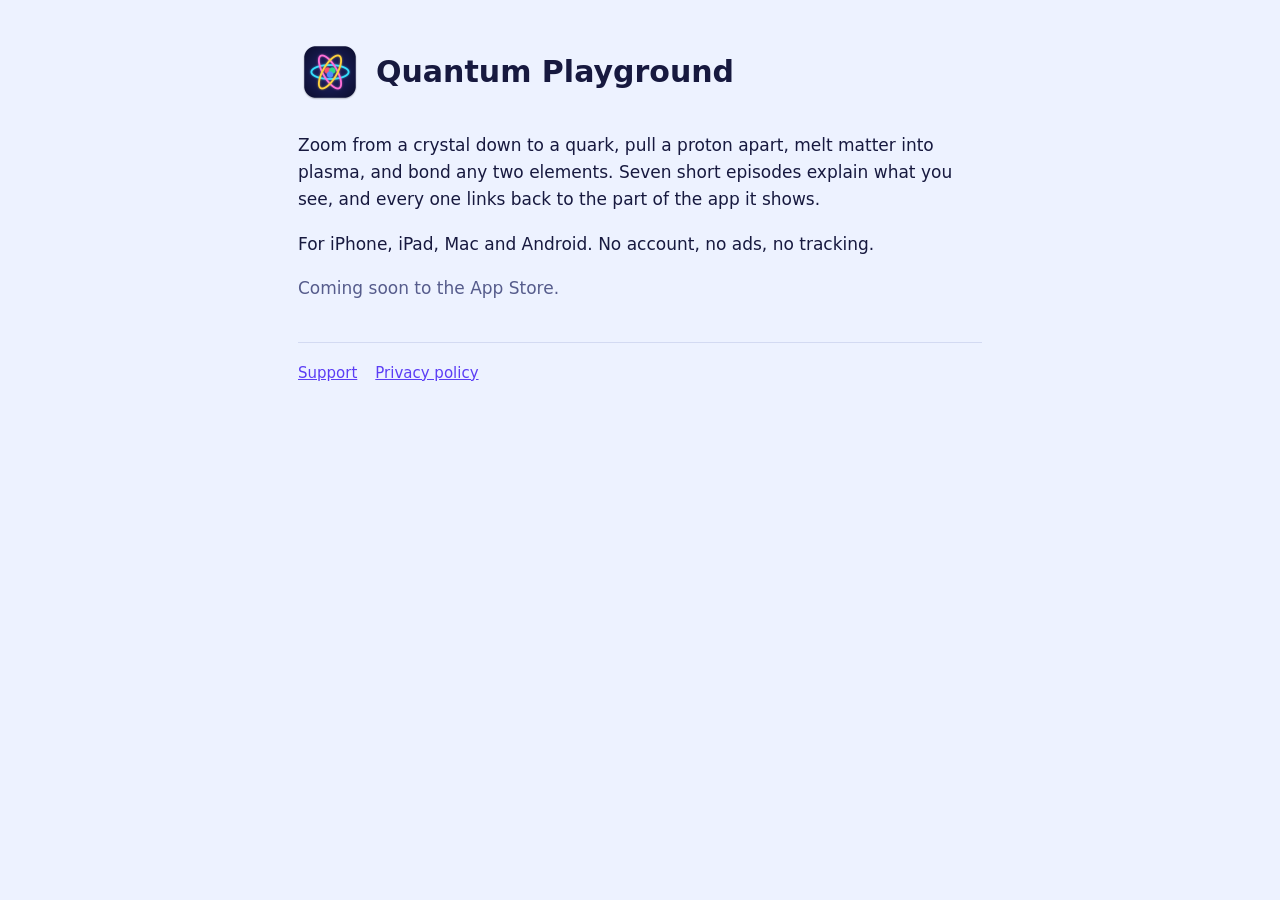
<file: index.html>
<!doctype html>
<html lang="en">
<head>
<meta charset="utf-8"><meta name="viewport" content="width=device-width, initial-scale=1">
<title>Quantum Playground</title>
<meta name="description" content="Zoom from a crystal down to a quark, pull a proton apart, melt matter into plasma, and bond any two elements. For iPhone, iPad, Mac and Android.">
<link rel="icon" href="icon.png"><link rel="stylesheet" href="style.css">
</head>
<body><main>
<header><img src="icon.png" alt=""><h1>Quantum Playground</h1></header>
<p>Zoom from a crystal down to a quark, pull a proton apart, melt matter into plasma, and bond any two elements.
Seven short episodes explain what you see, and every one links back to the part of the app it shows.</p>
<p>For iPhone, iPad, Mac and Android. No account, no ads, no tracking.</p>
<p class="muted">Coming soon to the App Store.</p>
<nav><a href="support.html">Support</a><a href="privacy.html">Privacy policy</a></nav>
</main></body>
</html>
</file>
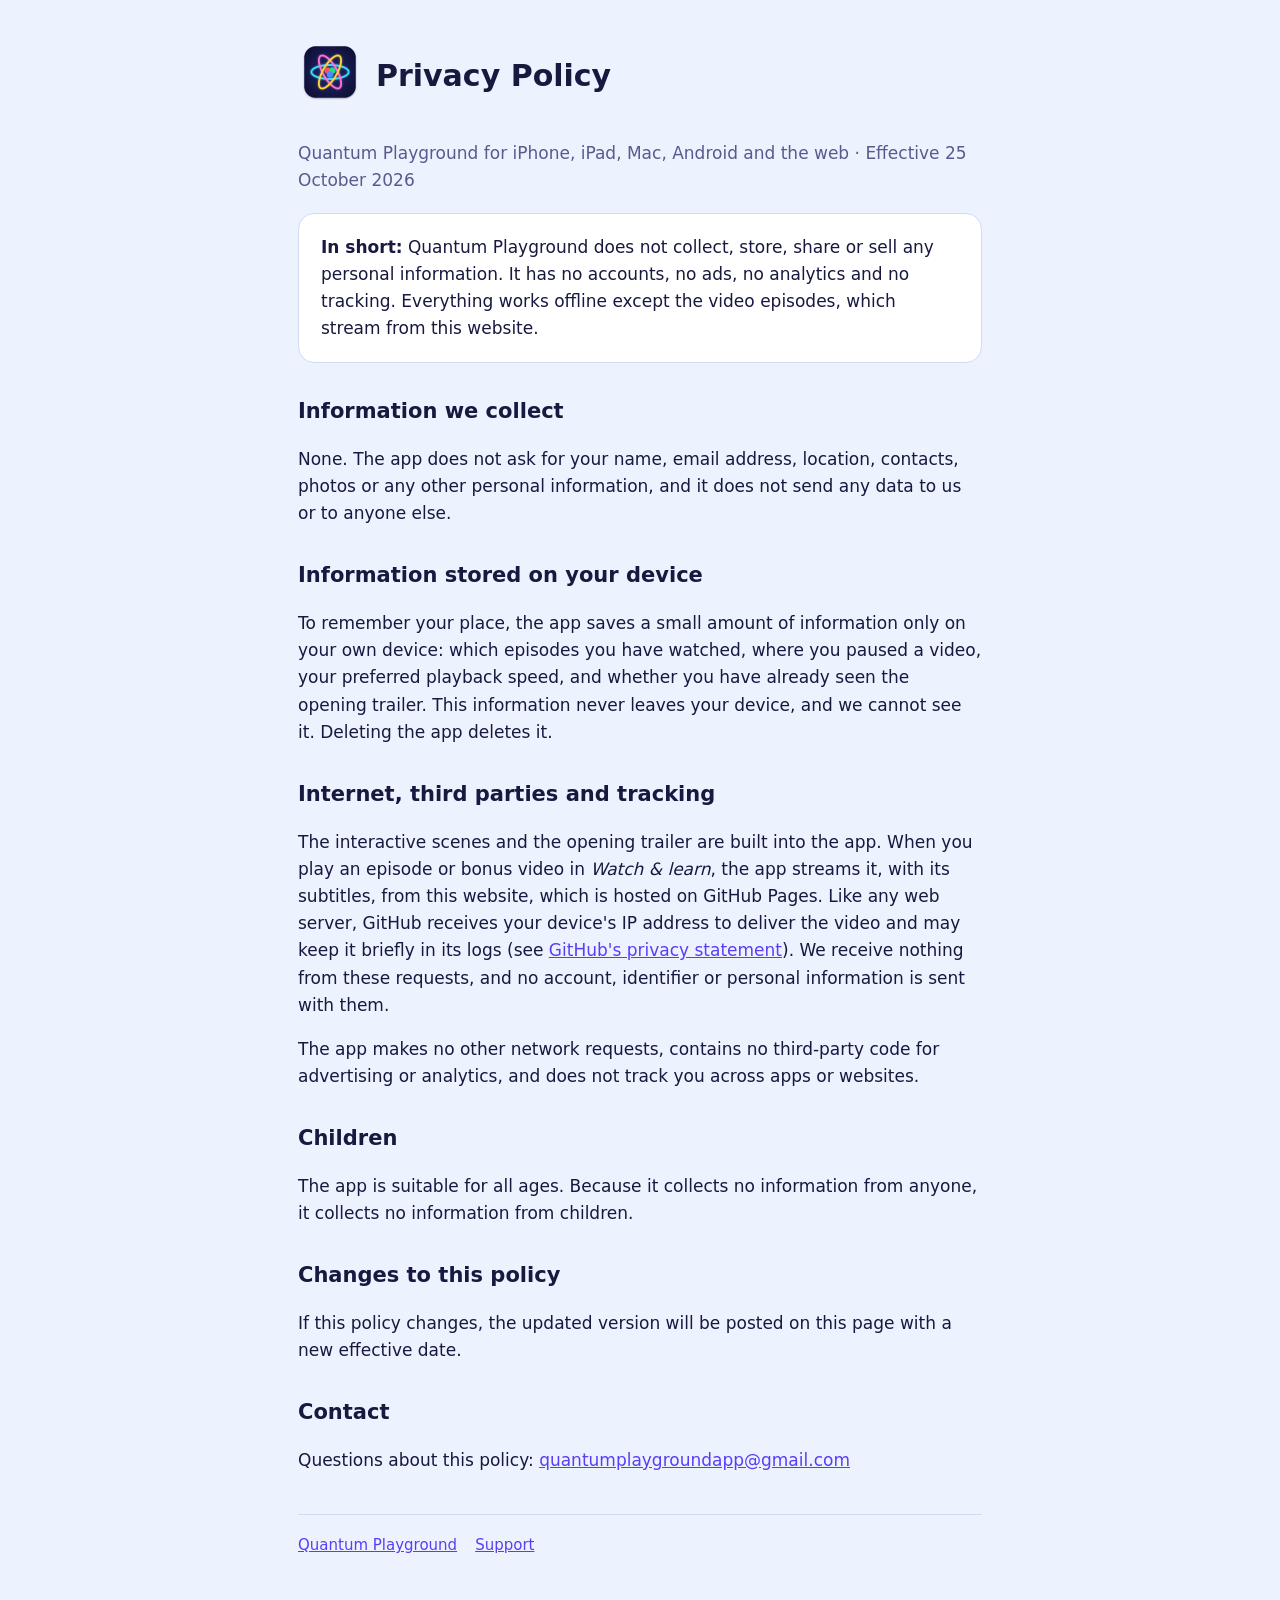
<file: privacy.html>
<!doctype html>
<html lang="en">
<head>
<meta charset="utf-8"><meta name="viewport" content="width=device-width, initial-scale=1">
<title>Privacy Policy · Quantum Playground</title>
<link rel="icon" href="icon.png"><link rel="stylesheet" href="style.css">
</head>
<body><main>
<header><a href="index.html"><img src="icon.png" alt="Quantum Playground"></a><h1>Privacy Policy</h1></header>
<p class="muted">Quantum Playground for iPhone, iPad, Mac, Android and the web · Effective 25 October 2026</p>

<div class="card"><strong>In short:</strong> Quantum Playground does not collect, store, share or sell any personal
information. It has no accounts, no ads, no analytics and no tracking. Everything works offline except the video episodes, which stream from this website.</div>

<h2>Information we collect</h2>
<p>None. The app does not ask for your name, email address, location, contacts, photos or any other personal information,
and it does not send any data to us or to anyone else.</p>

<h2>Information stored on your device</h2>
<p>To remember your place, the app saves a small amount of information only on your own device:
which episodes you have watched, where you paused a video, your preferred playback speed, and whether you have already
seen the opening trailer. This information never leaves your device, and we cannot see it. Deleting the app deletes it.</p>

<h2>Internet, third parties and tracking</h2>
<p>The interactive scenes and the opening trailer are built into the app. When you play an episode or bonus video in
<em>Watch &amp; learn</em>, the app streams it, with its subtitles, from this website, which is hosted on GitHub Pages. Like any web
server, GitHub receives your device's IP address to deliver the video and may keep it briefly in its logs (see
<a href="https://docs.github.com/en/site-policy/privacy-policies/github-general-privacy-statement">GitHub's privacy statement</a>).
We receive nothing from these requests, and no account, identifier or personal information is sent with them.</p>
<p>The app makes no other network requests, contains no third-party code for advertising or analytics, and does not track
you across apps or websites.</p>

<h2>Children</h2>
<p>The app is suitable for all ages. Because it collects no information from anyone, it collects no information from children.</p>

<h2>Changes to this policy</h2>
<p>If this policy changes, the updated version will be posted on this page with a new effective date.</p>

<h2>Contact</h2>
<p>Questions about this policy: <a href="mailto:quantumplaygroundapp@gmail.com">quantumplaygroundapp@gmail.com</a></p>

<nav><a href="index.html">Quantum Playground</a><a href="support.html">Support</a></nav>
</main></body>
</html>
</file>
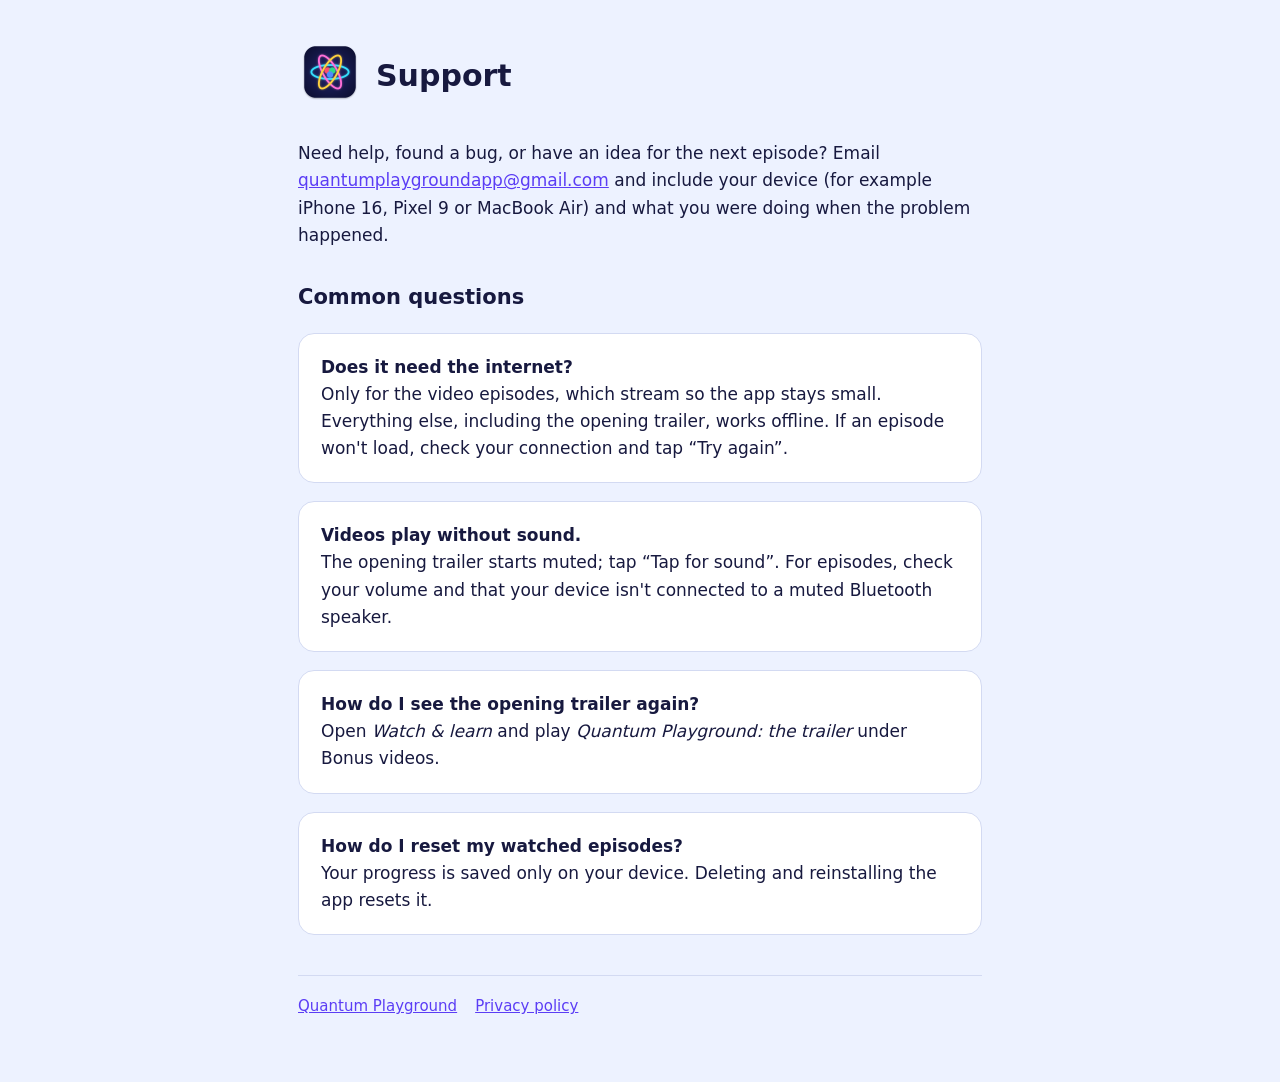
<file: support.html>
<!doctype html>
<html lang="en">
<head>
<meta charset="utf-8"><meta name="viewport" content="width=device-width, initial-scale=1">
<title>Support · Quantum Playground</title>
<link rel="icon" href="icon.png"><link rel="stylesheet" href="style.css">
</head>
<body><main>
<header><a href="index.html"><img src="icon.png" alt="Quantum Playground"></a><h1>Support</h1></header>
<p>Need help, found a bug, or have an idea for the next episode? Email
<a href="mailto:quantumplaygroundapp@gmail.com">quantumplaygroundapp@gmail.com</a> and include your device (for example iPhone 16, Pixel 9 or MacBook Air)
and what you were doing when the problem happened.</p>

<h2>Common questions</h2>
<div class="card"><strong>Does it need the internet?</strong><br>Only for the video episodes, which stream so the app stays small.
Everything else, including the opening trailer, works offline. If an episode won't load, check your connection and tap “Try again”.</div>
<div class="card"><strong>Videos play without sound.</strong><br>The opening trailer starts muted; tap “Tap for sound”.
For episodes, check your volume and that your device isn't connected to a muted Bluetooth speaker.</div>
<div class="card"><strong>How do I see the opening trailer again?</strong><br>Open <em>Watch &amp; learn</em> and play
<em>Quantum Playground: the trailer</em> under Bonus videos.</div>
<div class="card"><strong>How do I reset my watched episodes?</strong><br>Your progress is saved only on your device.
Deleting and reinstalling the app resets it.</div>

<nav><a href="index.html">Quantum Playground</a><a href="privacy.html">Privacy policy</a></nav>
</main></body>
</html>
</file>
<file: style.css>
:root{--bg:#EDF2FF;--panel:#fff;--ink:#17193F;--muted:#565C8C;--line:#D3DAF2;--accent:#5B3DF5}
@media (prefers-color-scheme:dark){:root{--bg:#0D0E2B;--panel:#171941;--ink:#EEF0FF;--muted:#A2A7D8;--line:#2A2E66;--accent:#A08CFF}}
*{box-sizing:border-box}
body{margin:0;background:var(--bg);color:var(--ink);font:17px/1.6 -apple-system,BlinkMacSystemFont,"Segoe UI",system-ui,sans-serif}
main{max-width:720px;margin:0 auto;padding:40px 18px 64px}
header{display:flex;align-items:center;gap:14px;margin-bottom:28px}
header img{width:64px;height:64px;border-radius:15px}
header a{color:inherit;text-decoration:none}
h1{font-size:30px;line-height:1.2;margin:0}
h2{font-size:21px;margin:32px 0 8px}
p,li{color:var(--ink)}
.muted{color:var(--muted)}
.card{background:var(--panel);border:1px solid var(--line);border-radius:16px;padding:20px 22px;margin:18px 0}
a{color:var(--accent)}
nav{display:flex;gap:18px;flex-wrap:wrap;margin-top:40px;padding-top:18px;border-top:1px solid var(--line);font-size:15px}
</file>
